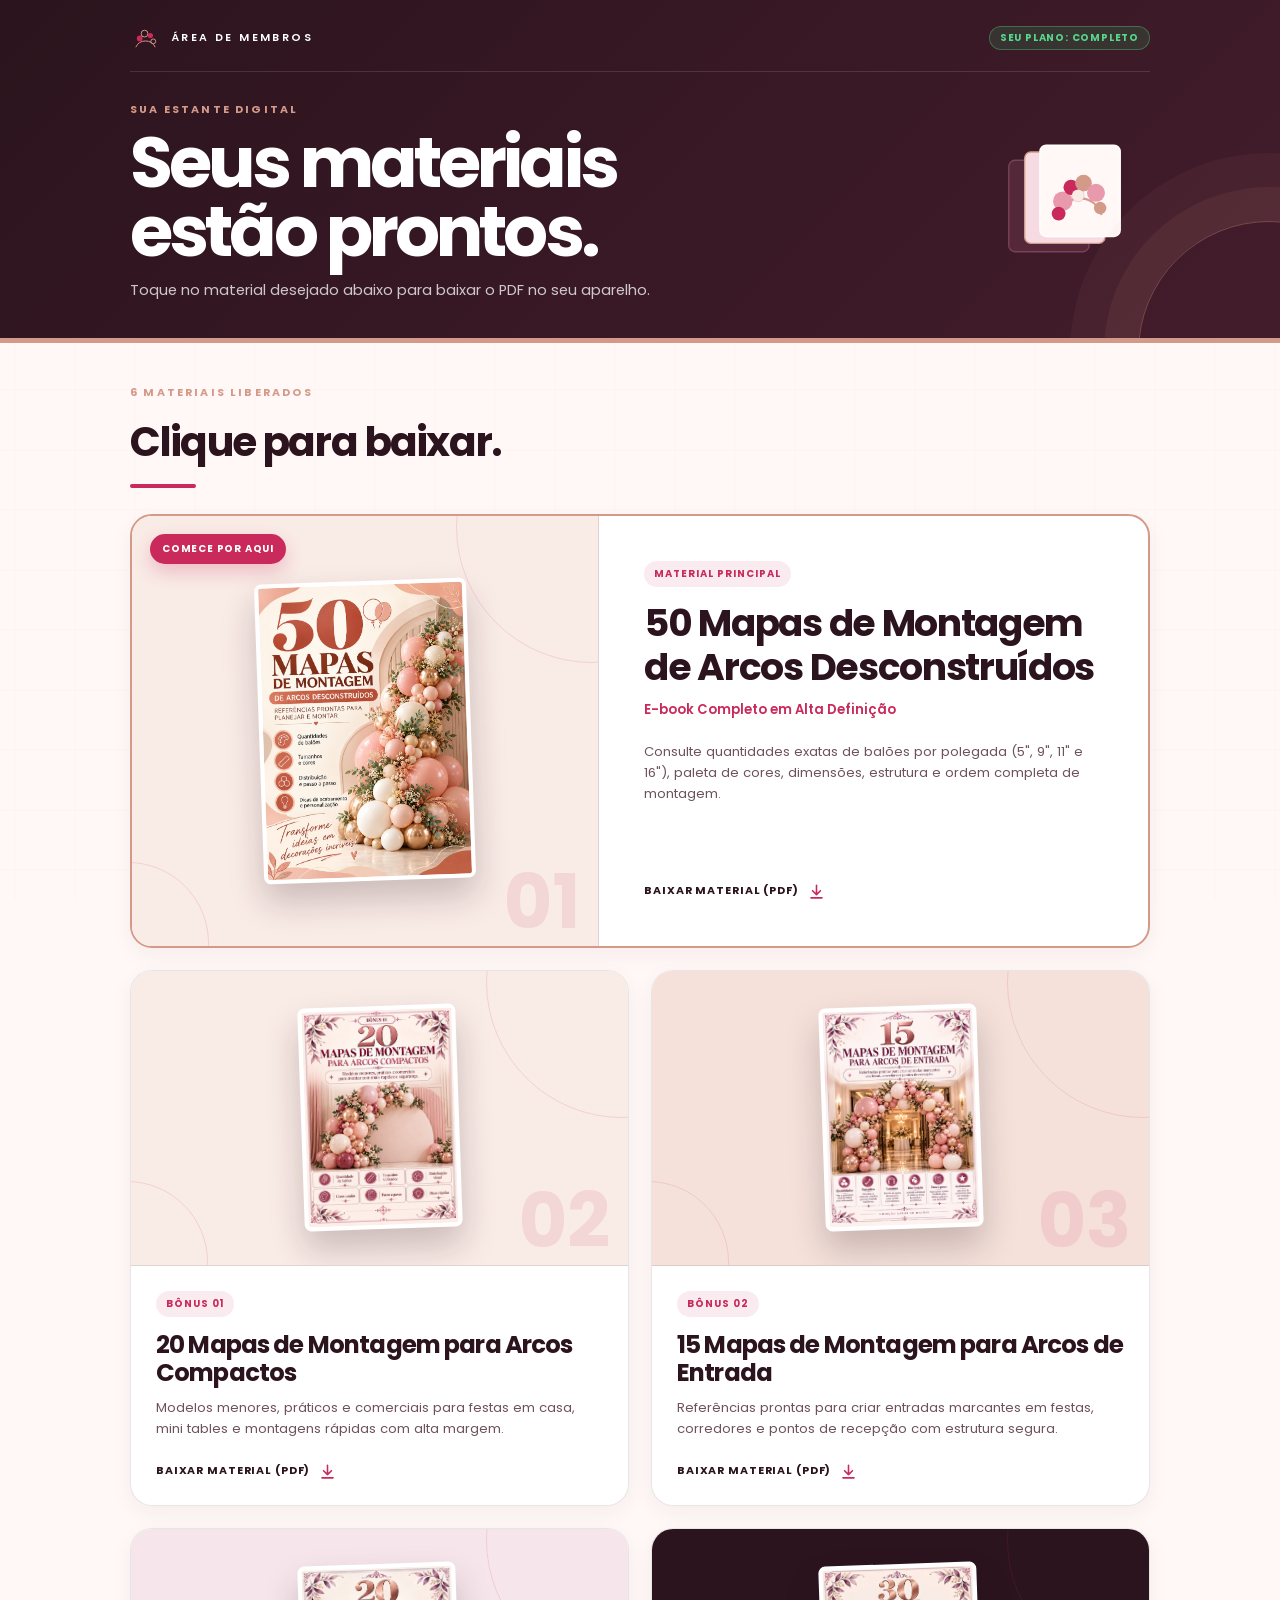
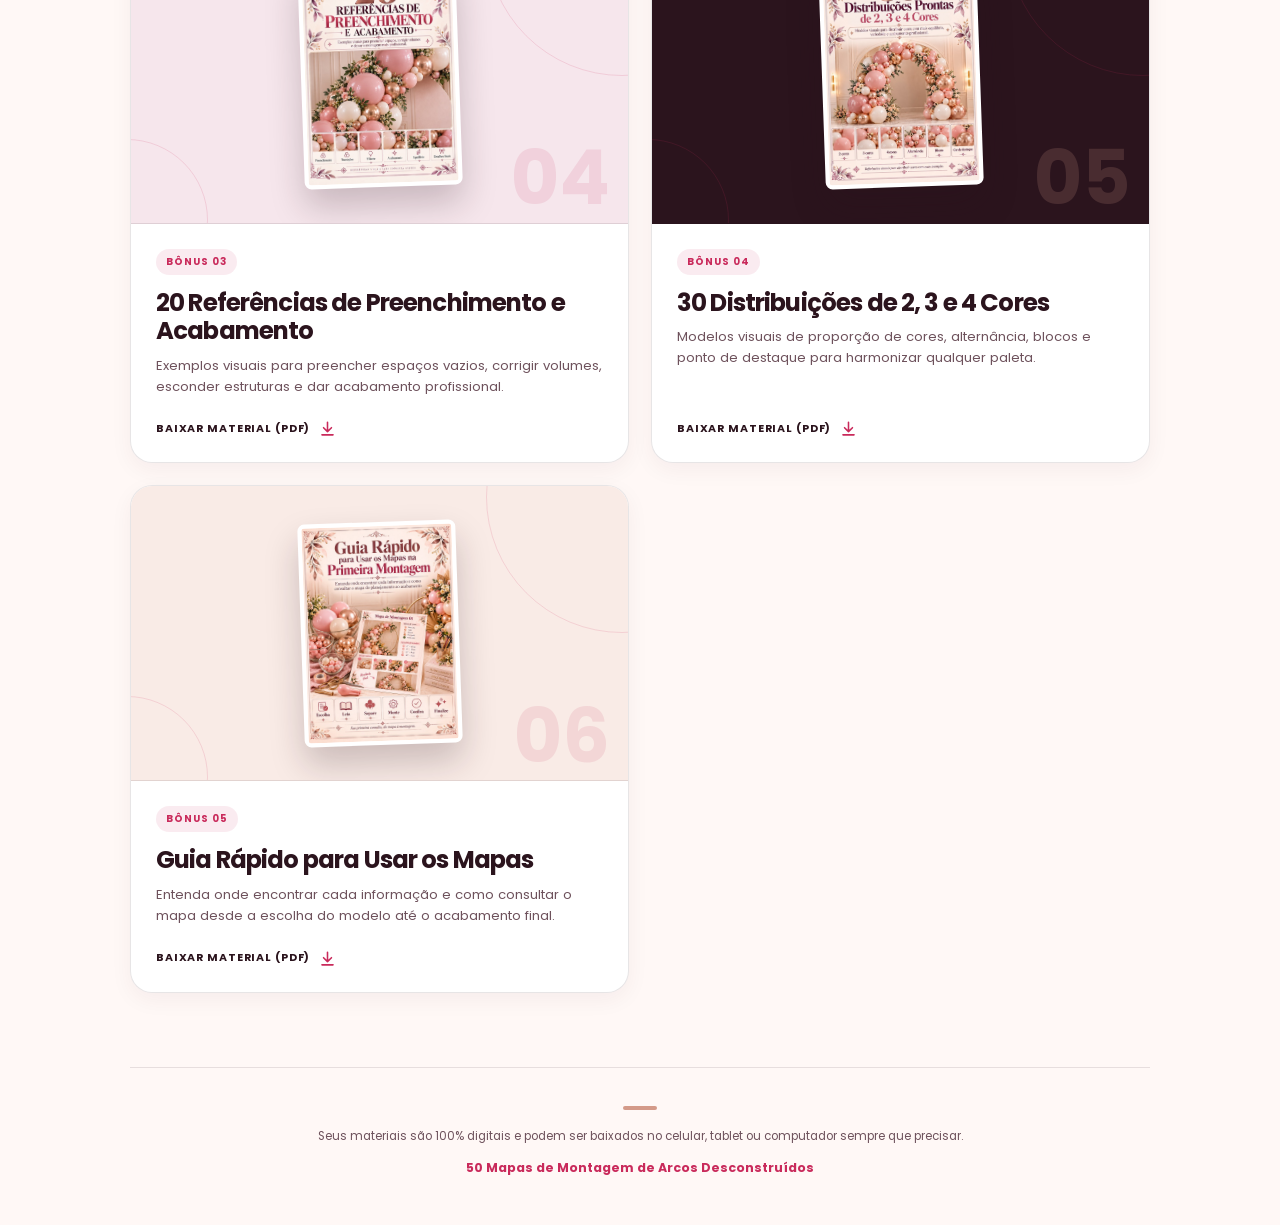
<file: index.html>
<!DOCTYPE html>
<html lang="pt-BR">
<head>
  <!-- Google Tag Manager -->
  <script>(function(w,d,s,l,i){w[l]=w[l]||[];w[l].push({'gtm.start':
  new Date().getTime(),event:'gtm.js'});var f=d.getElementsByTagName(s)[0],
  j=d.createElement(s),dl=l!='dataLayer'?'&l='+l:'';j.async=true;j.src=
  'https://www.googletagmanager.com/gtm.js?id='+i+dl;f.parentNode.insertBefore(j,f);
  })(window,document,'script','dataLayer','GTM-WZ3GXS23');</script>
  <!-- End Google Tag Manager -->
  <meta charset="utf-8">
  <meta name="viewport" content="width=device-width, initial-scale=1">
  <meta name="theme-color" content="#FFF8F6">
  <meta name="description" content="Área de membros oficial — 50 Mapas de Montagem de Arcos Desconstruídos de Balões">
  <title>Área de Membros | 50 Mapas de Montagem de Arcos Desconstruídos</title>
  <link rel="icon" href="data:image/svg+xml,%3Csvg xmlns='http://www.w3.org/2000/svg' viewBox='0 0 64 64'%3E%3Ccircle cx='26' cy='28' r='16' fill='%23c92a5b'/%3E%3Ccircle cx='40' cy='24' r='13' fill='%23d49a89'/%3E%3Ccircle cx='34' cy='38' r='11' fill='%23f4b8c8'/%3E%3C/svg%3E">
  <link rel="stylesheet" href="css/styles.css">
  <!-- Meta Pixel Code -->
  <script>
  !function(f,b,e,v,n,t,s)
  {if(f.fbq)return;n=f.fbq=function(){n.callMethod?
  n.callMethod.apply(n,arguments):n.queue.push(arguments)};
  if(!f._fbq)f._fbq=n;n.push=n;n.loaded=!0;n.version='2.0';
  n.queue=[];t=b.createElement(e);t.async=!0;
  t.src=v;s=b.getElementsByTagName(e)[0];
  s.parentNode.insertBefore(t,s)}(window, document,'script',
  'https://connect.facebook.net/en_US/fbevents.js');
  fbq('init', '2135515727040108');
  fbq('track', 'PageView');
  </script>
  <noscript><img height="1" width="1" style="display:none"
  src="https://www.facebook.com/tr?id=2135515727040108&ev=PageView&noscript=1"
  /></noscript>
  <!-- End Meta Pixel Code -->
</head>
<body>
  <!-- Google Tag Manager (noscript) -->
  <noscript><iframe src="https://www.googletagmanager.com/ns.html?id=GTM-WZ3GXS23"
  height="0" width="0" style="display:none;visibility:hidden"></iframe></noscript>
  <!-- End Google Tag Manager (noscript) -->

  <header class="member-header">
    <div class="header-inner">
      <div class="brand-row">
        <div class="brand-mark" aria-hidden="true">
          <svg viewBox="0 0 64 64" role="img">
            <path d="M12 52a22 22 0 0 1 40 0"></path>
            <circle class="topping" cx="20" cy="34" r="6"></circle>
            <circle cx="30" cy="24" r="7"></circle>
            <circle class="topping" cx="42" cy="28" r="5.5"></circle>
            <circle cx="48" cy="40" r="5"></circle>
          </svg>
        </div>
        <span>ÁREA DE MEMBROS</span>
        <span class="status-badge status-badge--active">SEU PLANO: COMPLETO</span>
      </div>
      <div class="intro-copy">
        <div>
          <p class="eyebrow">SUA ESTANTE DIGITAL</p>
          <h1>Seus materiais<br>estão prontos.</h1>
          <p class="subheadline">Toque no material desejado abaixo para baixar o PDF no seu aparelho.</p>
        </div>
        <div class="header-illustration" aria-hidden="true">
          <svg viewBox="0 0 260 170">
            <rect class="sheet back" x="56" y="25" width="116" height="132" rx="9"></rect>
            <rect class="sheet middle" x="79" y="13" width="116" height="132" rx="9"></rect>
            <rect class="sheet front" x="101" y="3" width="116" height="132" rx="9"></rect>
            <path class="arch-ring" d="M128 104 A32 32 0 0 1 190 104"></path>
            <circle class="balloon-lg" cx="134" cy="84" r="14"></circle>
            <circle class="balloon-md" cx="146" cy="64" r="11"></circle>
            <circle class="balloon-gold" cx="164" cy="58" r="12"></circle>
            <circle class="balloon-lg" cx="182" cy="72" r="13"></circle>
            <circle class="balloon-cream" cx="156" cy="76" r="9"></circle>
            <circle class="balloon-md" cx="128" cy="102" r="10"></circle>
            <circle class="balloon-gold" cx="188" cy="94" r="9"></circle>
          </svg>
        </div>
      </div>
    </div>
  </header>

  <main>
    <section class="shelf" aria-labelledby="materials-title">
      <div class="section-heading">
        <p class="eyebrow">6 MATERIAIS LIBERADOS</p>
        <h2 id="materials-title">Clique para baixar.</h2>
        <span class="heading-line" aria-hidden="true"></span>
      </div>

      <div class="material-grid">
        <!-- 01 - MATERIAL PRINCIPAL -->
        <a class="material-card material-card--featured reveal" href="materiais/50-mapas-arcos-desconstruidos.pdf" download="50-Mapas-de-Montagem-Arcos-Desconstruidos.pdf" aria-label="Baixar 50 Mapas de Montagem de Arcos Desconstruídos">
          <div class="card-visual">
            <span class="start-badge">COMECE POR AQUI</span>
            <div class="cover-frame cover-frame--portrait">
              <img src="images/50-mapas.png?v=2" alt="Capa dos 50 Mapas de Montagem de Arcos Desconstruídos">
            </div>
            <span class="module-number" aria-hidden="true">01</span>
          </div>
          <div class="card-copy">
            <span class="card-label">MATERIAL PRINCIPAL</span>
            <h3>50 Mapas de Montagem de Arcos Desconstruídos</h3>
            <p class="card-complement">E-book Completo em Alta Definição</p>
            <p>Consulte quantidades exatas de balões por polegada (5", 9", 11" e 16"), paleta de cores, dimensões, estrutura e ordem completa de montagem.</p>
            <span class="card-action">BAIXAR MATERIAL (PDF) <svg viewBox="0 0 24 24" aria-hidden="true"><path d="M12 4v12m0 0l-5-5m5 5l5-5M5 20h14"></path></svg></span>
          </div>
        </a>

        <!-- 02 - BÔNUS 01 -->
        <a class="material-card reveal" href="materiais/20-mapas-arcos-compactos.pdf" download="20-Mapas-de-Montagem-para-Arcos-Compactos.pdf" aria-label="Baixar 20 Mapas de Montagem para Arcos Compactos">
          <div class="card-visual">
            <div class="cover-frame cover-frame--portrait">
              <img src="images/bonus-01.png?v=2" alt="Capa dos 20 Mapas de Montagem para Arcos Compactos">
            </div>
            <span class="module-number" aria-hidden="true">02</span>
          </div>
          <div class="card-copy">
            <span class="card-label">BÔNUS 01</span>
            <h3>20 Mapas de Montagem para Arcos Compactos</h3>
            <p>Modelos menores, práticos e comerciais para festas em casa, mini tables e montagens rápidas com alta margem.</p>
            <span class="card-action">BAIXAR MATERIAL (PDF) <svg viewBox="0 0 24 24" aria-hidden="true"><path d="M12 4v12m0 0l-5-5m5 5l5-5M5 20h14"></path></svg></span>
          </div>
        </a>

        <!-- 03 - BÔNUS 02 -->
        <a class="material-card reveal" href="materiais/15-mapas-arcos-de-entrada.pdf" download="15-Mapas-de-Montagem-para-Arcos-de-Entrada.pdf" aria-label="Baixar 15 Mapas de Montagem para Arcos de Entrada">
          <div class="card-visual card-visual--gold">
            <div class="cover-frame cover-frame--portrait">
              <img src="images/bonus-02.png?v=2" alt="Capa dos 15 Mapas de Montagem para Arcos de Entrada">
            </div>
            <span class="module-number" aria-hidden="true">03</span>
          </div>
          <div class="card-copy">
            <span class="card-label">BÔNUS 02</span>
            <h3>15 Mapas de Montagem para Arcos de Entrada</h3>
            <p>Referências prontas para criar entradas marcantes em festas, corredores e pontos de recepção com estrutura segura.</p>
            <span class="card-action">BAIXAR MATERIAL (PDF) <svg viewBox="0 0 24 24" aria-hidden="true"><path d="M12 4v12m0 0l-5-5m5 5l5-5M5 20h14"></path></svg></span>
          </div>
        </a>

        <!-- 04 - BÔNUS 03 -->
        <a class="material-card reveal" href="materiais/20-referencias-preenchimento-acabamento.pdf" download="20-Referencias-de-Preenchimento-e-Acabamento.pdf" aria-label="Baixar 20 Referências de Preenchimento e Acabamento">
          <div class="card-visual card-visual--soft">
            <div class="cover-frame cover-frame--portrait">
              <img src="images/bonus-03.png?v=2" alt="Capa das 20 Referências de Preenchimento e Acabamento">
            </div>
            <span class="module-number" aria-hidden="true">04</span>
          </div>
          <div class="card-copy">
            <span class="card-label">BÔNUS 03</span>
            <h3>20 Referências de Preenchimento e Acabamento</h3>
            <p>Exemplos visuais para preencher espaços vazios, corrigir volumes, esconder estruturas e dar acabamento profissional.</p>
            <span class="card-action">BAIXAR MATERIAL (PDF) <svg viewBox="0 0 24 24" aria-hidden="true"><path d="M12 4v12m0 0l-5-5m5 5l5-5M5 20h14"></path></svg></span>
          </div>
        </a>

        <!-- 05 - BÔNUS 04 -->
        <a class="material-card material-card--dark reveal" href="materiais/30-distribuicoes-prontas-cores.pdf" download="30-Distribuicoes-de-2-3-e-4-Cores.pdf" aria-label="Baixar 30 Distribuições Prontas de 2, 3 e 4 Cores">
          <div class="card-visual card-visual--dark">
            <div class="cover-frame cover-frame--portrait">
              <img src="images/bonus-04.png?v=2" alt="Capa das 30 Distribuições Prontas de 2, 3 e 4 Cores">
            </div>
            <span class="module-number" aria-hidden="true">05</span>
          </div>
          <div class="card-copy">
            <span class="card-label">BÔNUS 04</span>
            <h3>30 Distribuições de 2, 3 e 4 Cores</h3>
            <p>Modelos visuais de proporção de cores, alternância, blocos e ponto de destaque para harmonizar qualquer paleta.</p>
            <span class="card-action">BAIXAR MATERIAL (PDF) <svg viewBox="0 0 24 24" aria-hidden="true"><path d="M12 4v12m0 0l-5-5m5 5l5-5M5 20h14"></path></svg></span>
          </div>
        </a>

        <!-- 06 - BÔNUS 05 -->
        <a class="material-card reveal" href="materiais/guia-rapido-primeira-montagem.pdf" download="Guia-Rapido-para-Usar-os-Mapas.pdf" aria-label="Baixar Guia Rápido para Usar os Mapas">
          <div class="card-visual">
            <div class="cover-frame cover-frame--portrait">
              <img src="images/bonus-06.png?v=2" alt="Capa do Guia Rápido para Usar os Mapas">
            </div>
            <span class="module-number" aria-hidden="true">06</span>
          </div>
          <div class="card-copy">
            <span class="card-label">BÔNUS 05</span>
            <h3>Guia Rápido para Usar os Mapas</h3>
            <p>Entenda onde encontrar cada informação e como consultar o mapa desde a escolha do modelo até o acabamento final.</p>
            <span class="card-action">BAIXAR MATERIAL (PDF) <svg viewBox="0 0 24 24" aria-hidden="true"><path d="M12 4v12m0 0l-5-5m5 5l5-5M5 20h14"></path></svg></span>
          </div>
        </a>
      </div>
    </section>
  </main>

  <footer>
    <div class="footer-mark" aria-hidden="true"></div>
    <p>Seus materiais são 100% digitais e podem ser baixados no celular, tablet ou computador sempre que precisar.</p>
    <strong>50 Mapas de Montagem de Arcos Desconstruídos</strong>
  </footer>

  <script src="js/script.js"></script>
</body>
</html>
</file>
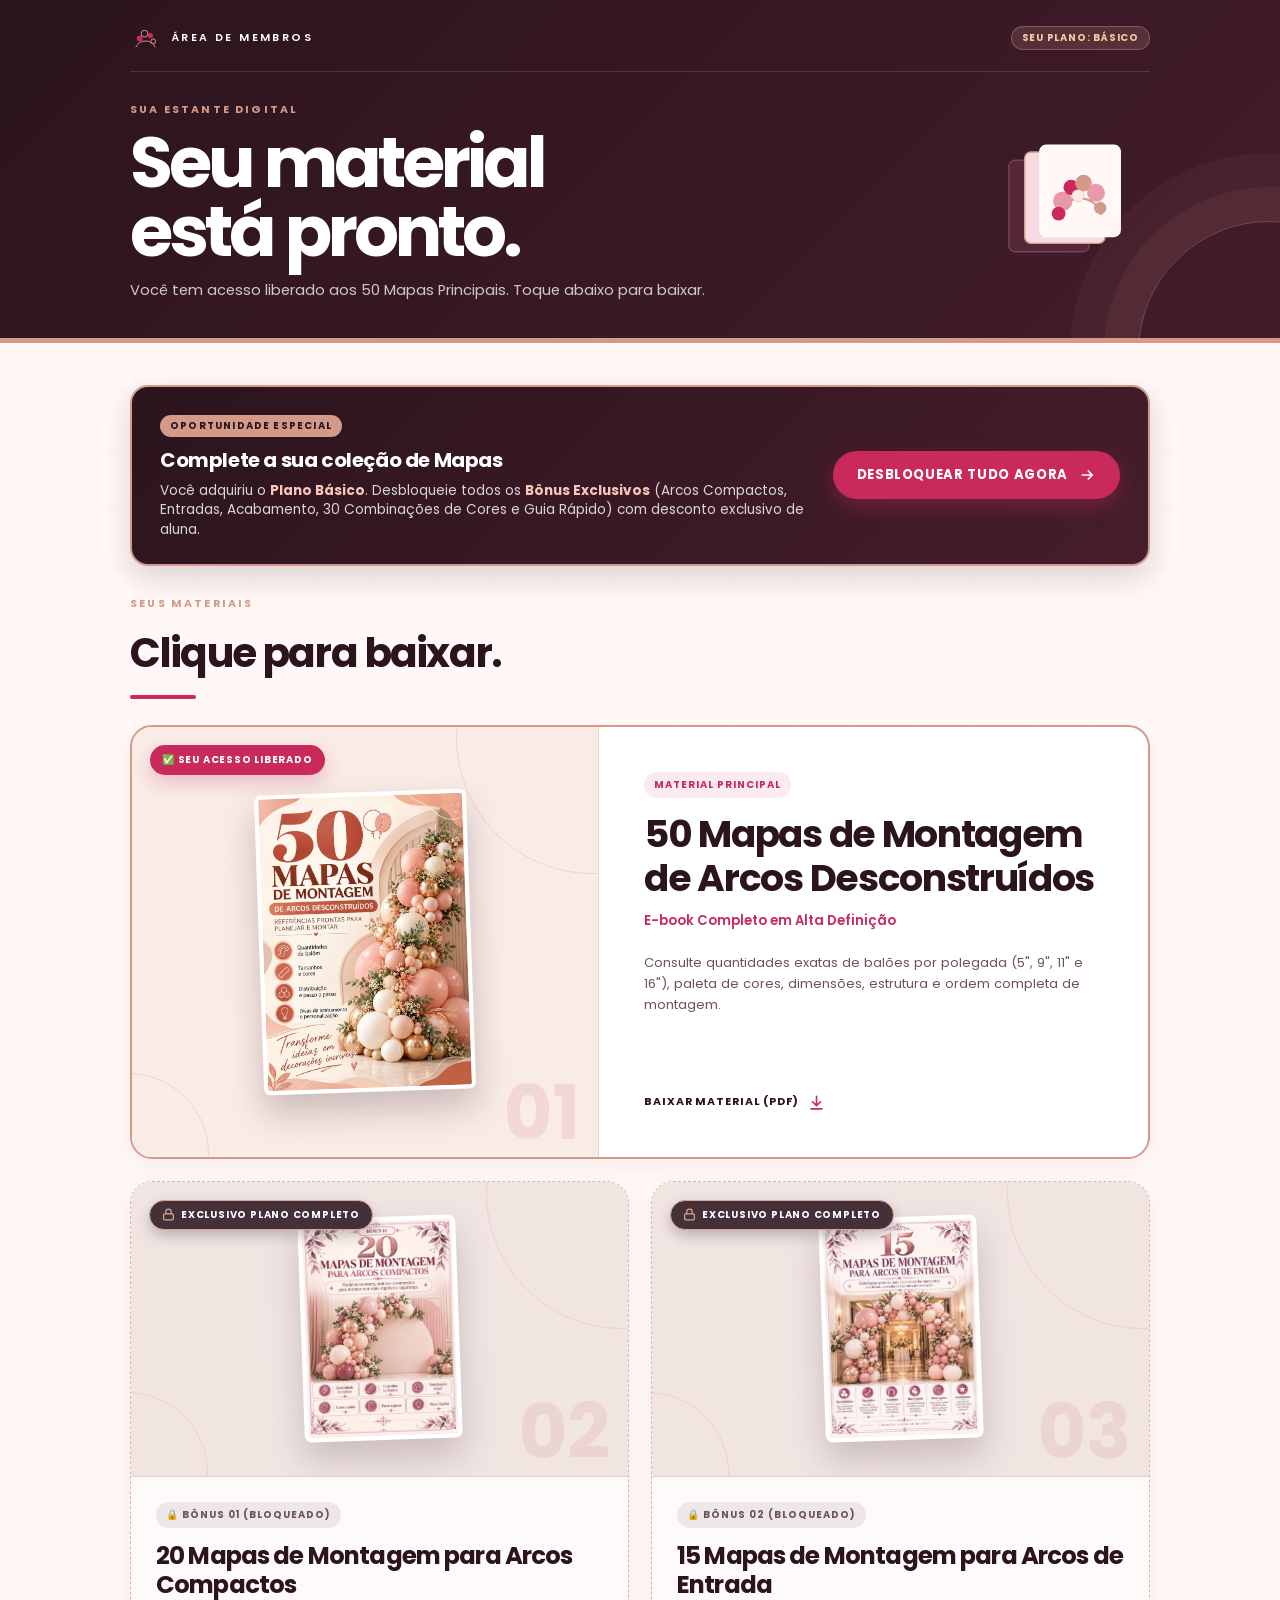
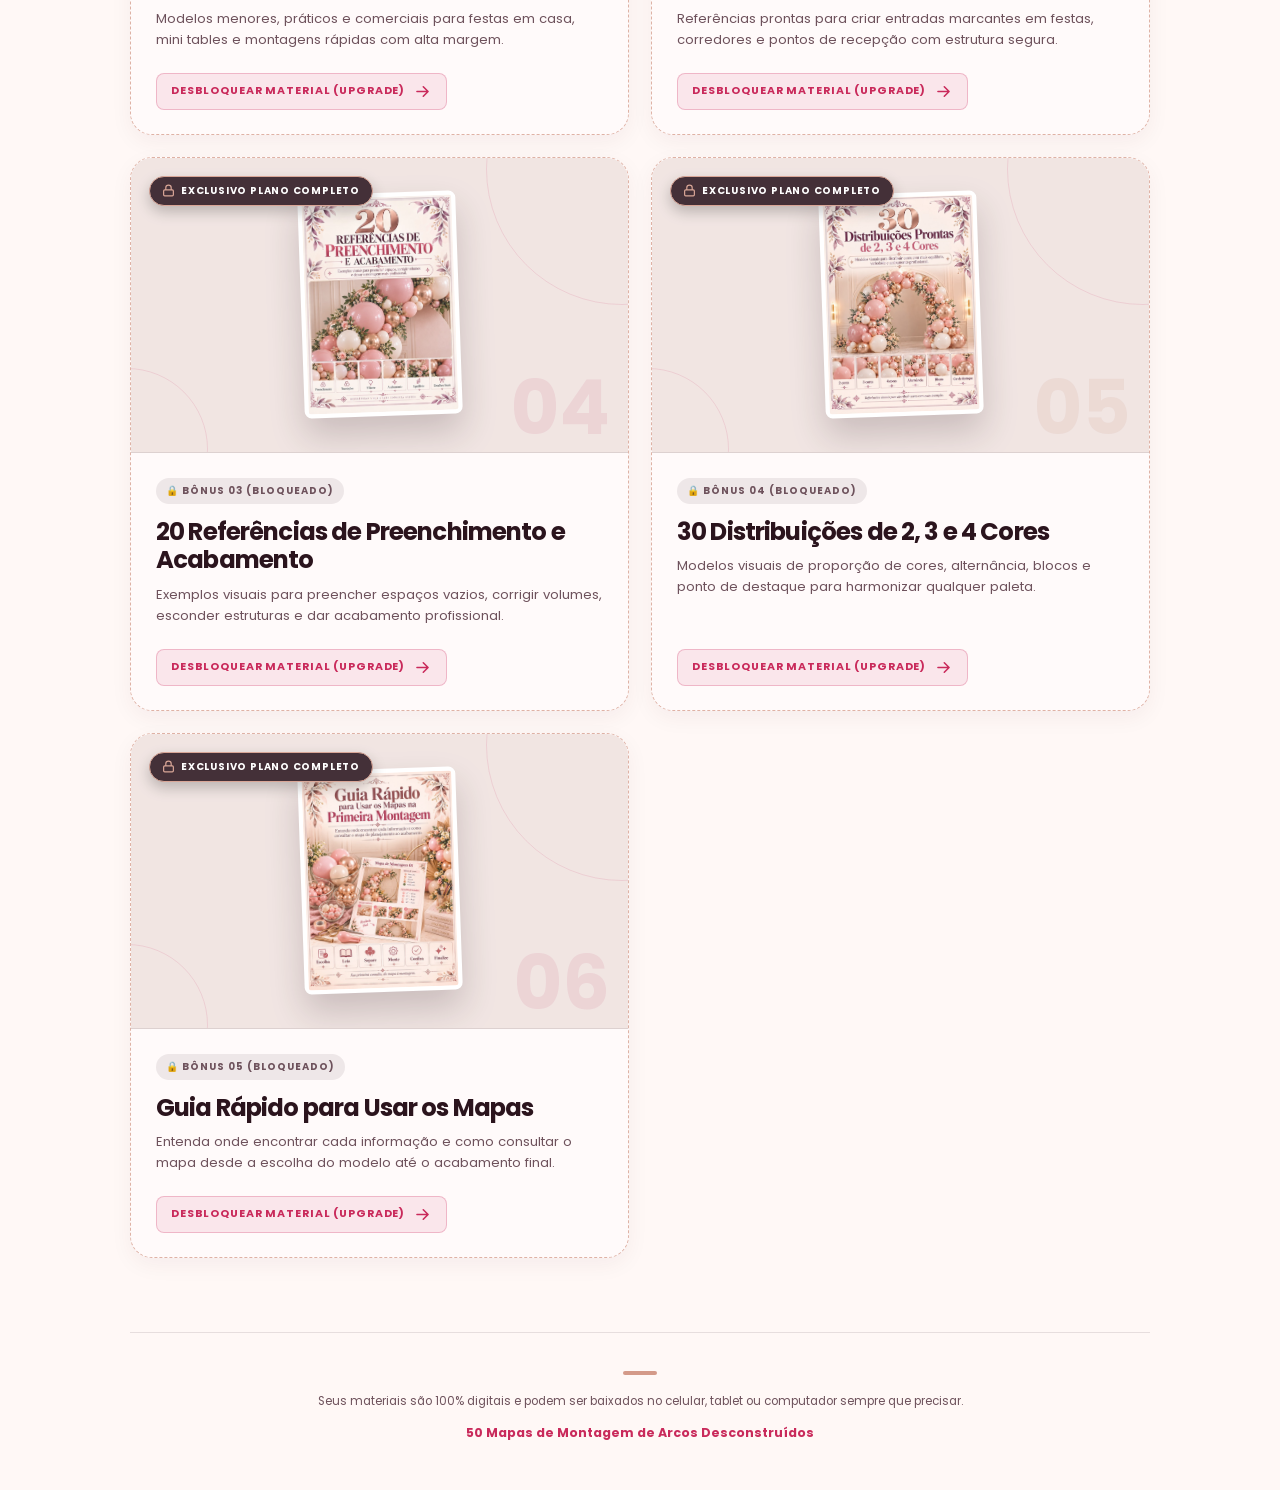
<file: basico.html>
<!DOCTYPE html>
<html lang="pt-BR">
<head>
  <!-- Google Tag Manager -->
  <script>(function(w,d,s,l,i){w[l]=w[l]||[];w[l].push({'gtm.start':
  new Date().getTime(),event:'gtm.js'});var f=d.getElementsByTagName(s)[0],
  j=d.createElement(s),dl=l!='dataLayer'?'&l='+l:'';j.async=true;j.src=
  'https://www.googletagmanager.com/gtm.js?id='+i+dl;f.parentNode.insertBefore(j,f);
  })(window,document,'script','dataLayer','GTM-WZ3GXS23');</script>
  <!-- End Google Tag Manager -->
  <meta charset="utf-8">
  <meta name="viewport" content="width=device-width, initial-scale=1">
  <meta name="theme-color" content="#FFF8F6">
  <meta name="description" content="Área de membros (Plano Básico) — 50 Mapas de Montagem de Arcos Desconstruídos">
  <title>Área de Membros (Plano Básico) | 50 Mapas de Montagem de Arcos Desconstruídos</title>
  <link rel="icon" href="data:image/svg+xml,%3Csvg xmlns='http://www.w3.org/2000/svg' viewBox='0 0 64 64'%3E%3Ccircle cx='26' cy='28' r='16' fill='%23c92a5b'/%3E%3Ccircle cx='40' cy='24' r='13' fill='%23d49a89'/%3E%3Ccircle cx='34' cy='38' r='11' fill='%23f4b8c8'/%3E%3C/svg%3E">
  <link rel="stylesheet" href="css/styles.css">
  <!-- Meta Pixel Code -->
  <script>
  !function(f,b,e,v,n,t,s)
  {if(f.fbq)return;n=f.fbq=function(){n.callMethod?
  n.callMethod.apply(n,arguments):n.queue.push(arguments)};
  if(!f._fbq)f._fbq=n;n.push=n;n.loaded=!0;n.version='2.0';
  n.queue=[];t=b.createElement(e);t.async=!0;
  t.src=v;s=b.getElementsByTagName(e)[0];
  s.parentNode.insertBefore(t,s)}(window, document,'script',
  'https://connect.facebook.net/en_US/fbevents.js');
  fbq('init', '2135515727040108');
  fbq('track', 'PageView');
  </script>
  <noscript><img height="1" width="1" style="display:none"
  src="https://www.facebook.com/tr?id=2135515727040108&ev=PageView&noscript=1"
  /></noscript>
  <!-- End Meta Pixel Code -->
</head>
<body>
  <!-- Google Tag Manager (noscript) -->
  <noscript><iframe src="https://www.googletagmanager.com/ns.html?id=GTM-WZ3GXS23"
  height="0" width="0" style="display:none;visibility:hidden"></iframe></noscript>
  <!-- End Google Tag Manager (noscript) -->

  <header class="member-header">
    <div class="header-inner">
      <div class="brand-row">
        <div class="brand-mark" aria-hidden="true">
          <svg viewBox="0 0 64 64" role="img">
            <path d="M12 52a22 22 0 0 1 40 0"></path>
            <circle class="topping" cx="20" cy="34" r="6"></circle>
            <circle cx="30" cy="24" r="7"></circle>
            <circle class="topping" cx="42" cy="28" r="5.5"></circle>
            <circle cx="48" cy="40" r="5"></circle>
          </svg>
        </div>
        <span>ÁREA DE MEMBROS</span>
        <span class="status-badge status-badge--basic">SEU PLANO: BÁSICO</span>
      </div>
      <div class="intro-copy">
        <div>
          <p class="eyebrow">SUA ESTANTE DIGITAL</p>
          <h1>Seu material<br>está pronto.</h1>
          <p class="subheadline">Você tem acesso liberado aos 50 Mapas Principais. Toque abaixo para baixar.</p>
        </div>
        <div class="header-illustration" aria-hidden="true">
          <svg viewBox="0 0 260 170">
            <rect class="sheet back" x="56" y="25" width="116" height="132" rx="9"></rect>
            <rect class="sheet middle" x="79" y="13" width="116" height="132" rx="9"></rect>
            <rect class="sheet front" x="101" y="3" width="116" height="132" rx="9"></rect>
            <path class="arch-ring" d="M128 104 A32 32 0 0 1 190 104"></path>
            <circle class="balloon-lg" cx="134" cy="84" r="14"></circle>
            <circle class="balloon-md" cx="146" cy="64" r="11"></circle>
            <circle class="balloon-gold" cx="164" cy="58" r="12"></circle>
            <circle class="balloon-lg" cx="182" cy="72" r="13"></circle>
            <circle class="balloon-cream" cx="156" cy="76" r="9"></circle>
            <circle class="balloon-md" cx="128" cy="102" r="10"></circle>
            <circle class="balloon-gold" cx="188" cy="94" r="9"></circle>
          </svg>
        </div>
      </div>
    </div>
  </header>

  <main>
    <section class="shelf" aria-labelledby="materials-title">
      <!-- BANNER DE UPSELL PARA PLANO COMPLETO -->
      <div class="upgrade-banner">
        <div class="upgrade-banner-content">
          <span class="upgrade-tag">OPORTUNIDADE ESPECIAL</span>
          <h3>Complete a sua coleção de Mapas</h3>
          <p>Você adquiriu o <strong>Plano Básico</strong>. Desbloqueie todos os <strong>Bônus Exclusivos</strong> (Arcos Compactos, Entradas, Acabamento, 30 Combinações de Cores e Guia Rápido) com desconto exclusivo de aluna.</p>
        </div>
        <a href="https://pay.lowify.com.br/checkout?product_id=m3Ujyo" data-upgrade-link target="_blank" rel="noopener noreferrer" class="upgrade-btn">
          DESBLOQUEAR TUDO AGORA
          <svg viewBox="0 0 24 24" aria-hidden="true"><path d="M5 12h13M13 6l6 6-6 6"></path></svg>
        </a>
      </div>

      <div class="section-heading">
        <p class="eyebrow">SEUS MATERIAIS</p>
        <h2 id="materials-title">Clique para baixar.</h2>
        <span class="heading-line" aria-hidden="true"></span>
      </div>

      <div class="material-grid">
        <!-- 01 - MATERIAL PRINCIPAL: 100% LIBERADO -->
        <a class="material-card material-card--featured reveal" href="materiais/50-mapas-arcos-desconstruidos.pdf" download="50-Mapas-de-Montagem-Arcos-Desconstruidos.pdf" aria-label="Baixar 50 Mapas de Montagem de Arcos Desconstruídos">
          <div class="card-visual">
            <span class="start-badge">✅ SEU ACESSO LIBERADO</span>
            <div class="cover-frame cover-frame--portrait">
              <img src="images/50-mapas.png?v=2" alt="Capa dos 50 Mapas de Montagem de Arcos Desconstruídos">
            </div>
            <span class="module-number" aria-hidden="true">01</span>
          </div>
          <div class="card-copy">
            <span class="card-label">MATERIAL PRINCIPAL</span>
            <h3>50 Mapas de Montagem de Arcos Desconstruídos</h3>
            <p class="card-complement">E-book Completo em Alta Definição</p>
            <p>Consulte quantidades exatas de balões por polegada (5", 9", 11" e 16"), paleta de cores, dimensões, estrutura e ordem completa de montagem.</p>
            <span class="card-action">BAIXAR MATERIAL (PDF) <svg viewBox="0 0 24 24" aria-hidden="true"><path d="M12 4v12m0 0l-5-5m5 5l5-5M5 20h14"></path></svg></span>
          </div>
        </a>

        <!-- 02 - BÔNUS 01: BLOQUEADO (UPSELL) -->
        <a class="material-card material-card--locked reveal" href="https://pay.lowify.com.br/checkout?product_id=m3Ujyo" data-upgrade-link target="_blank" rel="noopener noreferrer" aria-label="Desbloquear 20 Mapas de Montagem para Arcos Compactos">
          <div class="card-visual">
            <span class="lock-badge">
              <svg viewBox="0 0 24 24"><rect x="3" y="11" width="18" height="11" rx="2" ry="2"></rect><path d="M7 11V7a5 5 0 0 1 10 0v4"></path></svg>
              EXCLUSIVO PLANO COMPLETO
            </span>
            <div class="cover-frame cover-frame--portrait">
              <img src="images/bonus-01.png?v=2" alt="Capa dos 20 Mapas de Montagem para Arcos Compactos">
            </div>
            <span class="module-number" aria-hidden="true">02</span>
          </div>
          <div class="card-copy">
            <span class="card-label card-label--locked">🔒 BÔNUS 01 (BLOQUEADO)</span>
            <h3>20 Mapas de Montagem para Arcos Compactos</h3>
            <p>Modelos menores, práticos e comerciais para festas em casa, mini tables e montagens rápidas com alta margem.</p>
            <span class="card-action card-action--upgrade">DESBLOQUEAR MATERIAL (UPGRADE) <svg viewBox="0 0 24 24" aria-hidden="true"><path d="M5 12h13M13 6l6 6-6 6"></path></svg></span>
          </div>
        </a>

        <!-- 03 - BÔNUS 02: BLOQUEADO (UPSELL) -->
        <a class="material-card material-card--locked reveal" href="https://pay.lowify.com.br/checkout?product_id=m3Ujyo" data-upgrade-link target="_blank" rel="noopener noreferrer" aria-label="Desbloquear 15 Mapas de Montagem para Arcos de Entrada">
          <div class="card-visual card-visual--gold">
            <span class="lock-badge">
              <svg viewBox="0 0 24 24"><rect x="3" y="11" width="18" height="11" rx="2" ry="2"></rect><path d="M7 11V7a5 5 0 0 1 10 0v4"></path></svg>
              EXCLUSIVO PLANO COMPLETO
            </span>
            <div class="cover-frame cover-frame--portrait">
              <img src="images/bonus-02.png?v=2" alt="Capa dos 15 Mapas de Montagem para Arcos de Entrada">
            </div>
            <span class="module-number" aria-hidden="true">03</span>
          </div>
          <div class="card-copy">
            <span class="card-label card-label--locked">🔒 BÔNUS 02 (BLOQUEADO)</span>
            <h3>15 Mapas de Montagem para Arcos de Entrada</h3>
            <p>Referências prontas para criar entradas marcantes em festas, corredores e pontos de recepção com estrutura segura.</p>
            <span class="card-action card-action--upgrade">DESBLOQUEAR MATERIAL (UPGRADE) <svg viewBox="0 0 24 24" aria-hidden="true"><path d="M5 12h13M13 6l6 6-6 6"></path></svg></span>
          </div>
        </a>

        <!-- 04 - BÔNUS 03: BLOQUEADO (UPSELL) -->
        <a class="material-card material-card--locked reveal" href="https://pay.lowify.com.br/checkout?product_id=m3Ujyo" data-upgrade-link target="_blank" rel="noopener noreferrer" aria-label="Desbloquear 20 Referências de Preenchimento e Acabamento">
          <div class="card-visual card-visual--soft">
            <span class="lock-badge">
              <svg viewBox="0 0 24 24"><rect x="3" y="11" width="18" height="11" rx="2" ry="2"></rect><path d="M7 11V7a5 5 0 0 1 10 0v4"></path></svg>
              EXCLUSIVO PLANO COMPLETO
            </span>
            <div class="cover-frame cover-frame--portrait">
              <img src="images/bonus-03.png?v=2" alt="Capa das 20 Referências de Preenchimento e Acabamento">
            </div>
            <span class="module-number" aria-hidden="true">04</span>
          </div>
          <div class="card-copy">
            <span class="card-label card-label--locked">🔒 BÔNUS 03 (BLOQUEADO)</span>
            <h3>20 Referências de Preenchimento e Acabamento</h3>
            <p>Exemplos visuais para preencher espaços vazios, corrigir volumes, esconder estruturas e dar acabamento profissional.</p>
            <span class="card-action card-action--upgrade">DESBLOQUEAR MATERIAL (UPGRADE) <svg viewBox="0 0 24 24" aria-hidden="true"><path d="M5 12h13M13 6l6 6-6 6"></path></svg></span>
          </div>
        </a>

        <!-- 05 - BÔNUS 04: BLOQUEADO (UPSELL) -->
        <a class="material-card material-card--locked reveal" href="https://pay.lowify.com.br/checkout?product_id=m3Ujyo" data-upgrade-link target="_blank" rel="noopener noreferrer" aria-label="Desbloquear 30 Distribuições de 2, 3 e 4 Cores">
          <div class="card-visual card-visual--dark">
            <span class="lock-badge">
              <svg viewBox="0 0 24 24"><rect x="3" y="11" width="18" height="11" rx="2" ry="2"></rect><path d="M7 11V7a5 5 0 0 1 10 0v4"></path></svg>
              EXCLUSIVO PLANO COMPLETO
            </span>
            <div class="cover-frame cover-frame--portrait">
              <img src="images/bonus-04.png?v=2" alt="Capa das 30 Distribuições de 2, 3 e 4 Cores">
            </div>
            <span class="module-number" aria-hidden="true">05</span>
          </div>
          <div class="card-copy">
            <span class="card-label card-label--locked">🔒 BÔNUS 04 (BLOQUEADO)</span>
            <h3>30 Distribuições de 2, 3 e 4 Cores</h3>
            <p>Modelos visuais de proporção de cores, alternância, blocos e ponto de destaque para harmonizar qualquer paleta.</p>
            <span class="card-action card-action--upgrade">DESBLOQUEAR MATERIAL (UPGRADE) <svg viewBox="0 0 24 24" aria-hidden="true"><path d="M5 12h13M13 6l6 6-6 6"></path></svg></span>
          </div>
        </a>

        <!-- 06 - BÔNUS 05: BLOQUEADO (UPSELL) -->
        <a class="material-card material-card--locked reveal" href="https://pay.lowify.com.br/checkout?product_id=m3Ujyo" data-upgrade-link target="_blank" rel="noopener noreferrer" aria-label="Desbloquear Guia Rápido para Usar os Mapas">
          <div class="card-visual">
            <span class="lock-badge">
              <svg viewBox="0 0 24 24"><rect x="3" y="11" width="18" height="11" rx="2" ry="2"></rect><path d="M7 11V7a5 5 0 0 1 10 0v4"></path></svg>
              EXCLUSIVO PLANO COMPLETO
            </span>
            <div class="cover-frame cover-frame--portrait">
              <img src="images/bonus-06.png?v=2" alt="Capa do Guia Rápido para Usar os Mapas">
            </div>
            <span class="module-number" aria-hidden="true">06</span>
          </div>
          <div class="card-copy">
            <span class="card-label card-label--locked">🔒 BÔNUS 05 (BLOQUEADO)</span>
            <h3>Guia Rápido para Usar os Mapas</h3>
            <p>Entenda onde encontrar cada informação e como consultar o mapa desde a escolha do modelo até o acabamento final.</p>
            <span class="card-action card-action--upgrade">DESBLOQUEAR MATERIAL (UPGRADE) <svg viewBox="0 0 24 24" aria-hidden="true"><path d="M5 12h13M13 6l6 6-6 6"></path></svg></span>
          </div>
        </a>
      </div>
    </section>
  </main>

  <footer>
    <div class="footer-mark" aria-hidden="true"></div>
    <p>Seus materiais são 100% digitais e podem ser baixados no celular, tablet ou computador sempre que precisar.</p>
    <strong>50 Mapas de Montagem de Arcos Desconstruídos</strong>
  </footer>

  <script src="js/script.js"></script>
</body>
</html>
</file>
<file: css/styles.css>
@font-face {
  font-family: "Poppins";
  src: url("../fonts/Poppins-Regular.ttf") format("truetype");
  font-weight: 400;
  font-style: normal;
  font-display: swap;
}

@font-face {
  font-family: "Poppins";
  src: url("../fonts/Poppins-Medium.ttf") format("truetype");
  font-weight: 500;
  font-style: normal;
  font-display: swap;
}

@font-face {
  font-family: "Poppins";
  src: url("../fonts/Poppins-SemiBold.ttf") format("truetype");
  font-weight: 600;
  font-style: normal;
  font-display: swap;
}

@font-face {
  font-family: "Poppins";
  src: url("../fonts/Poppins-Bold.ttf") format("truetype");
  font-weight: 700;
  font-style: normal;
  font-display: swap;
}

:root {
  --warm: #fff8f6;
  --tomato: #c92a5b;
  --gold: #d49a89;
  --coal: #2b141d;
  --muted: #6e525c;
  --paper: #ffffff;
  --line: rgba(43, 20, 29, 0.11);
  --shadow: 0 14px 38px rgba(74, 21, 43, 0.09);
}

* {
  box-sizing: border-box;
}

html {
  scroll-behavior: smooth;
}

body {
  margin: 0;
  background: var(--warm);
  color: var(--coal);
  font-family: "Poppins", sans-serif;
  -webkit-font-smoothing: antialiased;
}

body::before {
  content: "";
  position: fixed;
  inset: 0;
  z-index: -1;
  pointer-events: none;
  opacity: 0.22;
  background-image: url("data:image/svg+xml,%3Csvg xmlns='http://www.w3.org/2000/svg' width='120' height='120' viewBox='0 0 120 120'%3E%3Cpath d='M15 0v120M75 0v120M0 30h120M0 90h120' stroke='%23d49a89' stroke-opacity='.22' stroke-width='.6'/%3E%3C/svg%3E");
}

a {
  color: inherit;
}

.member-header {
  position: relative;
  overflow: hidden;
  background: linear-gradient(135deg, #2b141d 0%, #431c2b 100%);
  color: var(--paper);
  border-bottom: 5px solid var(--gold);
}

.member-header::after {
  content: "";
  position: absolute;
  width: 260px;
  height: 260px;
  right: -120px;
  bottom: -145px;
  border: 1px solid rgba(212, 154, 137, 0.36);
  border-radius: 50%;
  box-shadow: 0 0 0 34px rgba(212, 154, 137, 0.08), 0 0 0 68px rgba(212, 154, 137, 0.05);
}

.header-inner,
.shelf,
footer {
  width: min(100% - 32px, 1020px);
  margin-inline: auto;
}

.header-inner {
  padding: 22px 0 36px;
}

.brand-row {
  display: flex;
  align-items: center;
  gap: 10px;
  padding-bottom: 18px;
  border-bottom: 1px solid rgba(255, 255, 255, 0.12);
  font-size: 0.68rem;
  font-weight: 600;
  letter-spacing: 0.22em;
}

.brand-mark {
  width: 31px;
  height: 31px;
}

.brand-mark svg {
  width: 100%;
  height: 100%;
  fill: none;
  stroke: var(--gold);
  stroke-width: 2;
}

.brand-mark .topping {
  fill: var(--tomato);
  stroke: none;
}

.intro-copy {
  display: grid;
  grid-template-columns: 1fr 180px;
  align-items: center;
  gap: 16px;
  padding-top: 30px;
}

.eyebrow {
  margin: 0 0 10px;
  color: var(--gold);
  font-size: 0.68rem;
  font-weight: 700;
  letter-spacing: 0.2em;
}

h1,
h2,
h3,
p {
  margin-top: 0;
}

h1 {
  max-width: 620px;
  margin-bottom: 13px;
  font-size: clamp(2.15rem, 8vw, 4.4rem);
  line-height: 0.98;
  letter-spacing: -0.055em;
}

.subheadline {
  margin-bottom: 0;
  color: rgba(255, 255, 255, 0.76);
  font-size: 0.92rem;
  line-height: 1.55;
}

.header-illustration svg {
  display: block;
  width: 100%;
}

.sheet {
  stroke-width: 2;
}

.sheet.back {
  fill: #542838;
  stroke: #7a4256;
}

.sheet.middle {
  fill: #f6dce2;
  stroke: var(--gold);
}

.sheet.front {
  fill: var(--warm);
  stroke: #fff;
}

.arch-ring {
  fill: none;
  stroke: var(--gold);
  stroke-width: 3;
}

.balloon-lg {
  fill: #e899ac;
}

.balloon-md {
  fill: var(--tomato);
}

.balloon-gold {
  fill: #d49a89;
}

.balloon-cream {
  fill: #f9ebe6;
  stroke: rgba(201, 42, 91, 0.25);
  stroke-width: 1;
}

main {
  padding: 42px 0 74px;
}

.section-heading {
  margin-bottom: 26px;
}

.section-heading h2 {
  margin-bottom: 12px;
  font-size: clamp(1.65rem, 5vw, 2.55rem);
  letter-spacing: -0.045em;
}

.heading-line {
  display: block;
  width: 66px;
  height: 4px;
  background: var(--tomato);
  border-radius: 100px;
}

.material-grid {
  display: grid;
  grid-template-columns: repeat(2, minmax(0, 1fr));
  gap: 22px;
}

.material-card {
  display: grid;
  grid-template-rows: 295px 1fr;
  overflow: hidden;
  min-width: 0;
  color: var(--coal);
  text-decoration: none;
  background: var(--paper);
  border: 1px solid var(--line);
  border-radius: 22px;
  box-shadow: 0 7px 22px rgba(74, 21, 43, 0.05);
  transition: transform 180ms ease, box-shadow 180ms ease, border-color 180ms ease;
}

.material-card:hover,
.material-card:focus-visible {
  transform: translateY(-3px);
  border-color: rgba(201, 42, 91, 0.55);
  box-shadow: var(--shadow);
  outline: none;
}

.material-card:active {
  transform: translateY(0) scale(0.992);
}

.material-card--featured {
  grid-column: 1 / -1;
  grid-template-columns: minmax(300px, 0.92fr) 1.08fr;
  grid-template-rows: minmax(430px, auto);
  border: 2px solid var(--gold);
}

.card-visual {
  position: relative;
  display: grid;
  place-items: center;
  min-height: 0;
  overflow: hidden;
  background: #f9ebe6;
  border-bottom: 1px solid var(--line);
}

.card-visual::before,
.card-visual::after {
  content: "";
  position: absolute;
  border: 1px solid rgba(201, 42, 91, 0.14);
  border-radius: 50%;
}

.card-visual::before {
  width: 270px;
  height: 270px;
  right: -130px;
  top: -125px;
}

.card-visual::after {
  width: 160px;
  height: 160px;
  left: -85px;
  bottom: -78px;
}

.material-card--featured .card-visual {
  border-right: 1px solid var(--line);
  border-bottom: 0;
}

.card-visual--gold {
  background: #f5e1da;
}

.card-visual--dark {
  background: var(--coal);
}

.card-visual--soft {
  background: #f6e6ec;
}

.cover-frame {
  position: relative;
  z-index: 1;
  overflow: hidden;
  background: #fff;
  border: 4px solid #fff;
  border-radius: 7px;
  box-shadow: 0 18px 34px rgba(43, 20, 29, 0.22);
  transform: rotate(-2deg);
  transition: transform 180ms ease;
}

.material-card:hover .cover-frame {
  transform: rotate(-1deg) scale(1.015);
}

.cover-frame--portrait {
  width: 158px;
  aspect-ratio: 0.707;
}

.material-card--featured .cover-frame--portrait {
  width: 212px;
}

.cover-frame img {
  display: block;
  width: 100%;
  height: 100%;
  object-fit: cover;
}

.module-number {
  position: absolute;
  right: 18px;
  bottom: 7px;
  z-index: 0;
  color: rgba(201, 42, 91, 0.11);
  font-size: 4.7rem;
  font-weight: 700;
  line-height: 1;
}

.card-visual--dark .module-number {
  color: rgba(212, 154, 137, 0.18);
}

.start-badge {
  position: absolute;
  z-index: 2;
  top: 18px;
  left: 18px;
  padding: 8px 12px;
  color: #fff;
  background: var(--tomato);
  border-radius: 100px;
  font-size: 0.62rem;
  font-weight: 700;
  letter-spacing: 0.08em;
  box-shadow: 0 8px 18px rgba(201, 42, 91, 0.24);
}

.card-copy {
  display: flex;
  flex-direction: column;
  align-items: flex-start;
  padding: 25px 25px 24px;
}

.material-card--featured .card-copy {
  justify-content: center;
  padding: 45px;
}

.card-label {
  display: inline-flex;
  margin-bottom: 14px;
  padding: 6px 10px;
  color: var(--tomato);
  background: rgba(201, 42, 91, 0.09);
  border-radius: 100px;
  font-size: 0.62rem;
  font-weight: 700;
  letter-spacing: 0.1em;
}

.card-copy h3 {
  margin-bottom: 10px;
  font-size: clamp(1.12rem, 3vw, 1.52rem);
  line-height: 1.18;
  letter-spacing: -0.035em;
}

.material-card--featured .card-copy h3 {
  max-width: 450px;
  font-size: clamp(1.65rem, 4vw, 2.35rem);
}

.card-complement {
  color: var(--tomato) !important;
  font-weight: 600;
}

.card-copy p {
  max-width: 480px;
  margin-bottom: 22px;
  color: var(--muted);
  font-size: 0.82rem;
  line-height: 1.58;
}

.card-action {
  display: flex;
  align-items: center;
  gap: 8px;
  margin-top: auto;
  color: var(--coal);
  font-size: 0.68rem;
  font-weight: 700;
  letter-spacing: 0.08em;
}

.card-action svg {
  width: 19px;
  height: 19px;
  fill: none;
  stroke: var(--tomato);
  stroke-width: 2;
  stroke-linecap: round;
  stroke-linejoin: round;
  transition: transform 180ms ease;
}

.material-card:hover .card-action svg {
  transform: translateX(3px);
}

footer {
  padding: 38px 0 46px;
  text-align: center;
  border-top: 1px solid var(--line);
}

.footer-mark {
  width: 34px;
  height: 4px;
  margin: 0 auto 18px;
  background: var(--gold);
  border-radius: 10px;
}

footer p {
  margin-bottom: 9px;
  color: var(--muted);
  font-size: 0.72rem;
}

footer strong {
  color: var(--tomato);
  font-size: 0.78rem;
}

.reveal {
  opacity: 0;
  transform: translateY(12px);
}

.is-ready .reveal {
  animation: reveal-card 420ms ease forwards;
}

.is-ready .reveal:nth-child(2) { animation-delay: 60ms; }
.is-ready .reveal:nth-child(3) { animation-delay: 120ms; }
.is-ready .reveal:nth-child(4) { animation-delay: 180ms; }
.is-ready .reveal:nth-child(5) { animation-delay: 240ms; }
.is-ready .reveal:nth-child(6) { animation-delay: 300ms; }
.is-ready .reveal:nth-child(7) { animation-delay: 360ms; }

@keyframes reveal-card {
  to {
    opacity: 1;
    transform: translateY(0);
  }
}

@media (max-width: 720px) {
  .header-inner,
  .shelf,
  footer {
    width: min(100% - 24px, 620px);
  }

  .header-inner {
    padding-bottom: 30px;
  }

  .intro-copy {
    grid-template-columns: 1fr 112px;
    align-items: end;
    padding-top: 25px;
  }

  .header-illustration {
    margin-right: -18px;
  }

  h1 {
    font-size: clamp(2rem, 11vw, 3rem);
  }

  main {
    padding-top: 34px;
  }

  .material-grid {
    grid-template-columns: 1fr;
    gap: 17px;
  }

  .material-card,
  .material-card--featured {
    grid-column: auto;
    grid-template-columns: 1fr;
    grid-template-rows: 278px auto;
  }

  .material-card--featured {
    grid-template-rows: 365px auto;
  }

  .material-card--featured .card-visual {
    border-right: 0;
    border-bottom: 1px solid var(--line);
  }

  .material-card--featured .cover-frame--portrait {
    width: 190px;
  }

  .material-card--featured .card-copy,
  .card-copy {
    justify-content: flex-start;
    padding: 24px 22px 23px;
  }

  .material-card--featured .card-copy h3 {
    font-size: 1.7rem;
  }

  .cover-frame--portrait {
    width: 145px;
  }

  .card-copy p {
    margin-bottom: 20px;
  }
}

@media (max-width: 430px) {
  .intro-copy {
    grid-template-columns: 1fr 88px;
  }

  .header-illustration {
    opacity: 0.92;
  }

  .subheadline {
    max-width: 255px;
    font-size: 0.82rem;
  }

  .material-card,
  .material-card--featured {
    border-radius: 18px;
  }
}

@media (prefers-reduced-motion: reduce) {
  *,
  *::before,
  *::after {
    scroll-behavior: auto !important;
    animation-duration: 0.01ms !important;
    animation-iteration-count: 1 !important;
    transition-duration: 0.01ms !important;
  }
}

/* ===================================================
   EXTENSÃO: MODO PLANO BÁSICO & UPSELL LOWIFY
   =================================================== */

.upgrade-banner {
  display: flex;
  align-items: center;
  justify-content: space-between;
  gap: 20px;
  padding: 24px 28px;
  margin-bottom: 30px;
  background: linear-gradient(135deg, #2b141d 0%, #461d2d 100%);
  border: 2px solid var(--gold);
  border-radius: 18px;
  box-shadow: 0 12px 30px rgba(43, 20, 29, 0.16);
}

.upgrade-banner-content {
  color: var(--paper);
}

.upgrade-tag {
  display: inline-block;
  padding: 4px 10px;
  margin-bottom: 8px;
  color: var(--coal);
  background: var(--gold);
  border-radius: 100px;
  font-size: 0.62rem;
  font-weight: 700;
  letter-spacing: 0.12em;
}

.upgrade-banner-content h3 {
  margin: 0 0 6px;
  color: #fff;
  font-size: 1.25rem;
  letter-spacing: -0.02em;
}

.upgrade-banner-content p {
  margin: 0;
  color: rgba(255, 255, 255, 0.82);
  font-size: 0.85rem;
  line-height: 1.45;
}

.upgrade-banner-content strong {
  color: #f7c7b9;
}

.upgrade-btn {
  display: inline-flex;
  align-items: center;
  gap: 10px;
  padding: 14px 24px;
  color: #fff;
  background: var(--tomato);
  border-radius: 100px;
  font-size: 0.82rem;
  font-weight: 700;
  letter-spacing: 0.05em;
  text-decoration: none;
  white-space: nowrap;
  box-shadow: 0 8px 20px rgba(201, 42, 91, 0.35);
  transition: transform 180ms ease, background 180ms ease, box-shadow 180ms ease;
}

.upgrade-btn:hover {
  background: #ad1f4b;
  transform: translateY(-2px);
  box-shadow: 0 12px 24px rgba(201, 42, 91, 0.45);
}

.upgrade-btn svg {
  width: 18px;
  height: 18px;
  fill: none;
  stroke: currentColor;
  stroke-width: 2.2;
}

/* CARDS BLOQUEADOS (PLANO BÁSICO) */
.material-card--locked {
  border: 1.5px dashed rgba(212, 154, 137, 0.75);
  background: #fffafa;
}

.material-card--locked .card-visual {
  background: #efe2df;
  opacity: 0.88;
}

.material-card--locked .lock-badge {
  position: absolute;
  z-index: 2;
  top: 18px;
  left: 18px;
  display: flex;
  align-items: center;
  gap: 6px;
  padding: 7px 12px;
  color: #fff;
  background: var(--coal);
  border: 1px solid var(--gold);
  border-radius: 100px;
  font-size: 0.62rem;
  font-weight: 700;
  letter-spacing: 0.08em;
  box-shadow: 0 6px 14px rgba(0, 0, 0, 0.25);
}

.material-card--locked .lock-badge svg {
  width: 13px;
  height: 13px;
  fill: none;
  stroke: var(--gold);
  stroke-width: 2.2;
}

.material-card--locked .card-label--locked {
  color: #6e525c;
  background: rgba(43, 20, 29, 0.08);
}

.material-card--locked .card-action--upgrade {
  display: inline-flex;
  align-items: center;
  gap: 8px;
  margin-top: auto;
  padding: 8px 14px;
  color: var(--tomato);
  background: rgba(201, 42, 91, 0.09);
  border: 1px solid rgba(201, 42, 91, 0.25);
  border-radius: 8px;
  font-size: 0.68rem;
  font-weight: 700;
  letter-spacing: 0.08em;
  transition: all 180ms ease;
}

.material-card--locked:hover .card-action--upgrade {
  color: #fff;
  background: var(--tomato);
  border-color: var(--tomato);
}

.material-card--locked:hover .card-action--upgrade svg {
  stroke: #fff;
}

.status-badge {
  display: inline-flex;
  align-items: center;
  gap: 6px;
  padding: 4px 10px;
  border-radius: 100px;
  font-size: 0.62rem;
  font-weight: 700;
  letter-spacing: 0.08em;
  margin-left: auto;
}

.status-badge--active {
  background: rgba(39, 174, 96, 0.18);
  color: #58d68d;
  border: 1px solid rgba(88, 214, 141, 0.35);
}

.status-badge--basic {
  background: rgba(212, 154, 137, 0.18);
  color: #f5cba7;
  border: 1px solid rgba(212, 154, 137, 0.38);
}

@media (max-width: 768px) {
  .upgrade-banner {
    flex-direction: column;
    align-items: stretch;
    text-align: left;
    padding: 20px;
  }
  .upgrade-btn {
    justify-content: center;
  }
}
</file>
